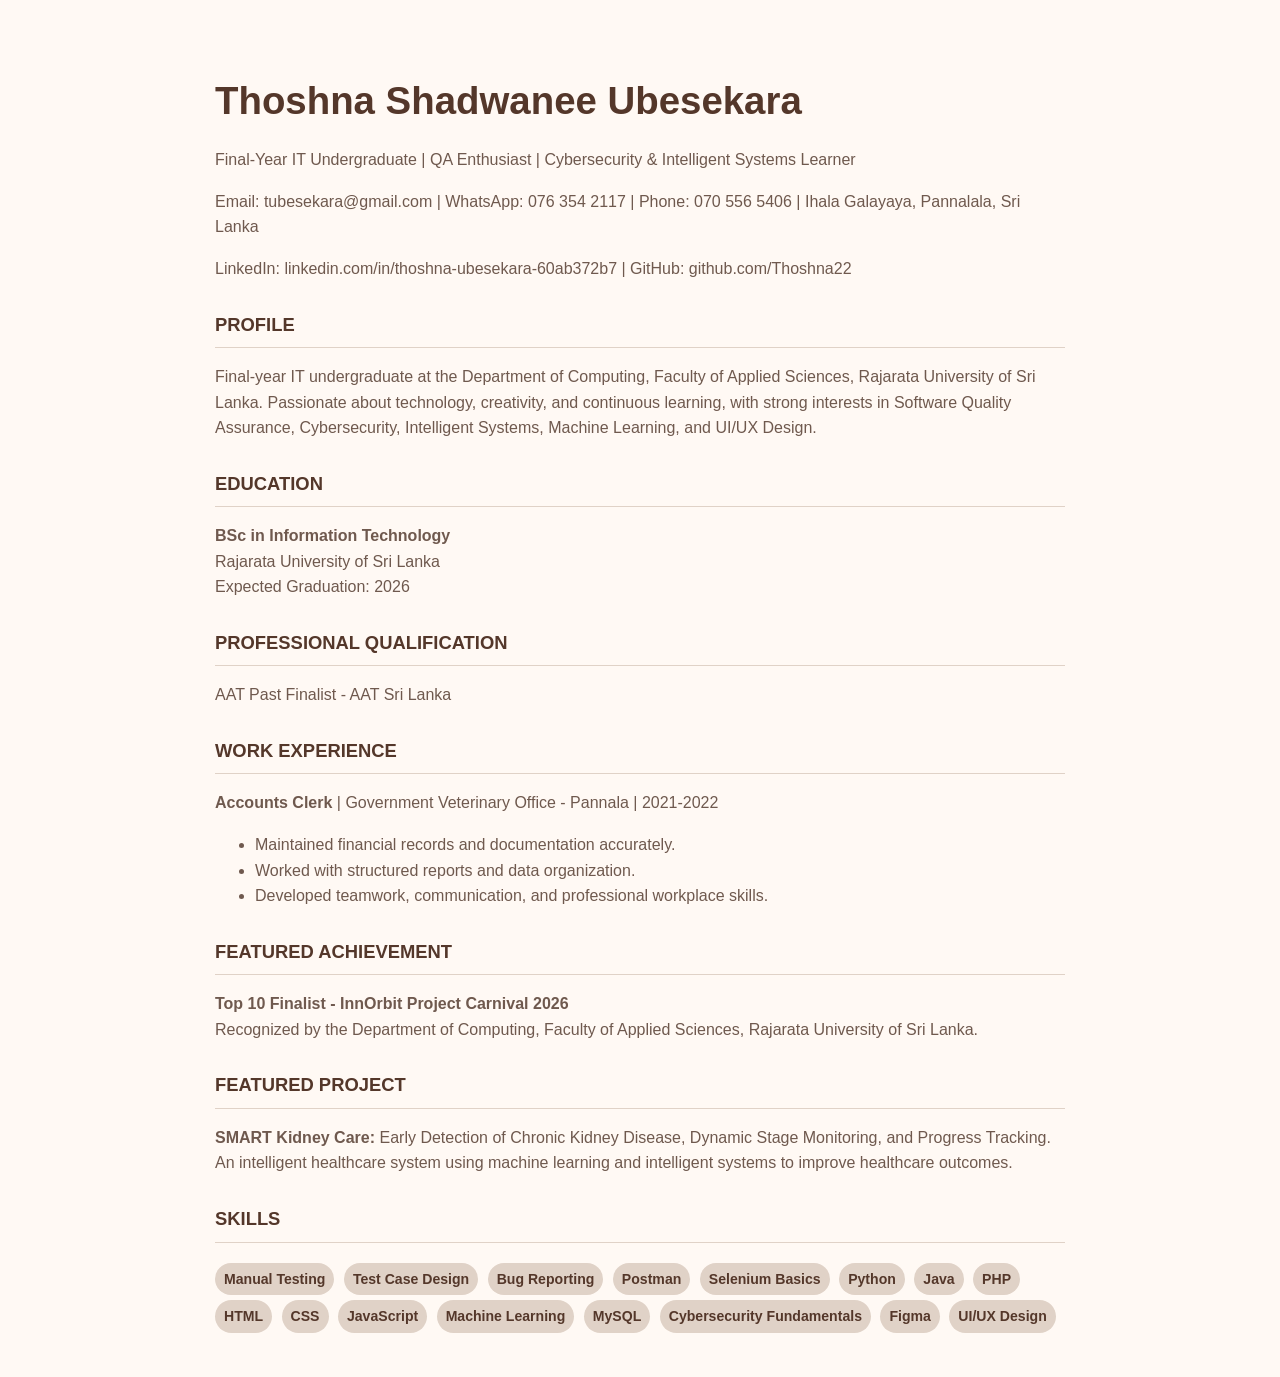
<file: Thoshna-Ubesekara-CV.html>
<!DOCTYPE html>
<html lang="en">
<head>
  <meta charset="UTF-8">
  <meta name="viewport" content="width=device-width, initial-scale=1.0">
  <title>Thoshna Ubesekara CV</title>
  <style>
    body {
      margin: 0;
      font-family: Arial, sans-serif;
      color: #2f211b;
      background: #fff9f4;
      line-height: 1.6;
    }

    main {
      max-width: 850px;
      margin: 0 auto;
      padding: 44px 28px;
    }

    h1,
    h2 {
      color: #54372a;
    }

    h1 {
      margin-bottom: 4px;
      font-size: 2.4rem;
    }

    h2 {
      margin-top: 28px;
      border-bottom: 1px solid #e0d2c7;
      padding-bottom: 8px;
      font-size: 1.15rem;
      text-transform: uppercase;
    }

    .meta,
    li,
    p {
      color: #6f594e;
    }

    .tag {
      display: inline-block;
      margin: 5px 5px 0 0;
      padding: 5px 9px;
      border-radius: 999px;
      background: #e0d2c7;
      color: #54372a;
      font-size: 0.88rem;
      font-weight: 700;
    }

    @media print {
      body {
        background: #fff;
      }

      main {
        padding: 0;
      }
    }
  </style>
</head>
<body>
  <main>
    <h1>Thoshna Shadwanee Ubesekara</h1>
    <p class="meta">Final-Year IT Undergraduate | QA Enthusiast | Cybersecurity & Intelligent Systems Learner</p>
    <p class="meta">Email: tubesekara@gmail.com | WhatsApp: 076 354 2117 | Phone: 070 556 5406 | Ihala Galayaya, Pannalala, Sri Lanka</p>
    <p class="meta">LinkedIn: linkedin.com/in/thoshna-ubesekara-60ab372b7 | GitHub: github.com/Thoshna22</p>

    <h2>Profile</h2>
    <p>Final-year IT undergraduate at the Department of Computing, Faculty of Applied Sciences, Rajarata University of Sri Lanka. Passionate about technology, creativity, and continuous learning, with strong interests in Software Quality Assurance, Cybersecurity, Intelligent Systems, Machine Learning, and UI/UX Design.</p>

    <h2>Education</h2>
    <p><strong>BSc in Information Technology</strong><br>Rajarata University of Sri Lanka<br>Expected Graduation: 2026</p>

    <h2>Professional Qualification</h2>
    <p>AAT Past Finalist - AAT Sri Lanka</p>

    <h2>Work Experience</h2>
    <p><strong>Accounts Clerk</strong> | Government Veterinary Office - Pannala | 2021-2022</p>
    <ul>
      <li>Maintained financial records and documentation accurately.</li>
      <li>Worked with structured reports and data organization.</li>
      <li>Developed teamwork, communication, and professional workplace skills.</li>
    </ul>

    <h2>Featured Achievement</h2>
    <p><strong>Top 10 Finalist - InnOrbit Project Carnival 2026</strong><br>Recognized by the Department of Computing, Faculty of Applied Sciences, Rajarata University of Sri Lanka.</p>

    <h2>Featured Project</h2>
    <p><strong>SMART Kidney Care:</strong> Early Detection of Chronic Kidney Disease, Dynamic Stage Monitoring, and Progress Tracking. An intelligent healthcare system using machine learning and intelligent systems to improve healthcare outcomes.</p>

    <h2>Skills</h2>
    <span class="tag">Manual Testing</span>
    <span class="tag">Test Case Design</span>
    <span class="tag">Bug Reporting</span>
    <span class="tag">Postman</span>
    <span class="tag">Selenium Basics</span>
    <span class="tag">Python</span>
    <span class="tag">Java</span>
    <span class="tag">PHP</span>
    <span class="tag">HTML</span>
    <span class="tag">CSS</span>
    <span class="tag">JavaScript</span>
    <span class="tag">Machine Learning</span>
    <span class="tag">MySQL</span>
    <span class="tag">Cybersecurity Fundamentals</span>
    <span class="tag">Figma</span>
    <span class="tag">UI/UX Design</span>
  </main>
</body>
</html>
</file>
